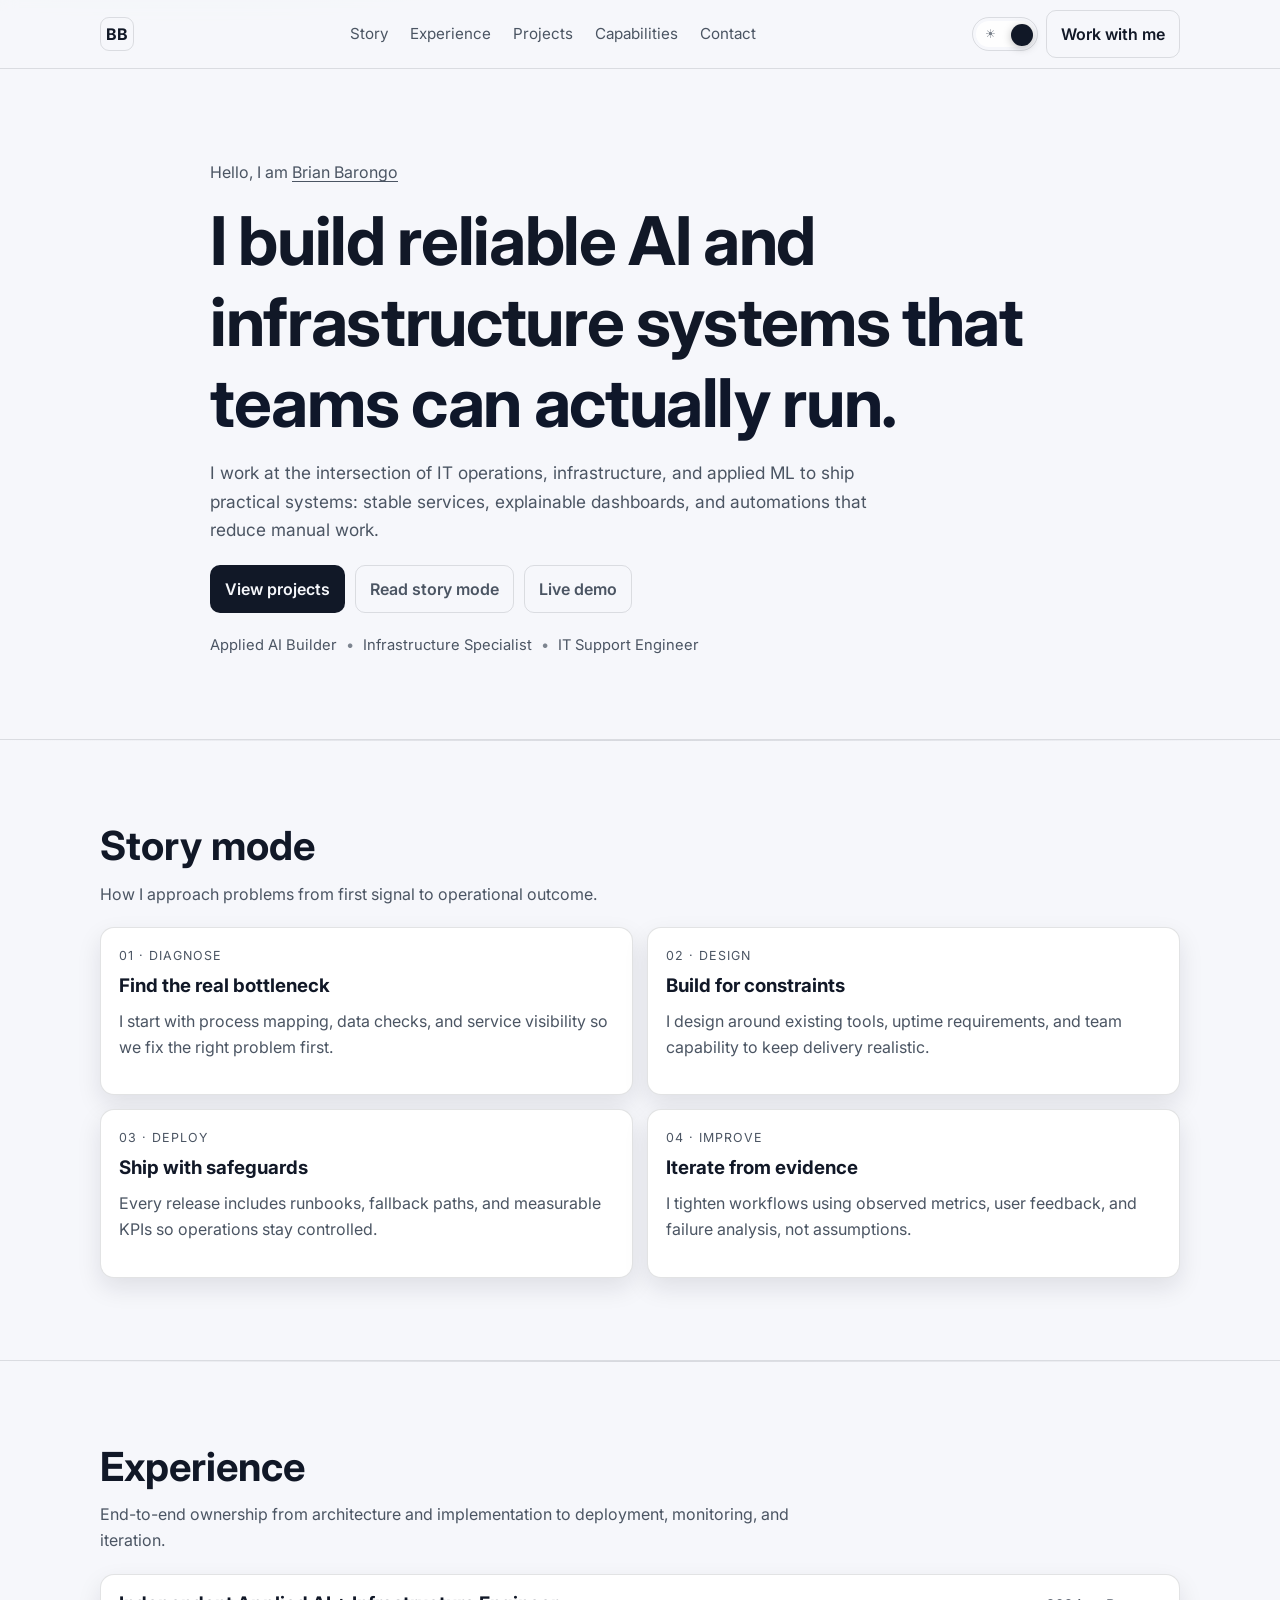
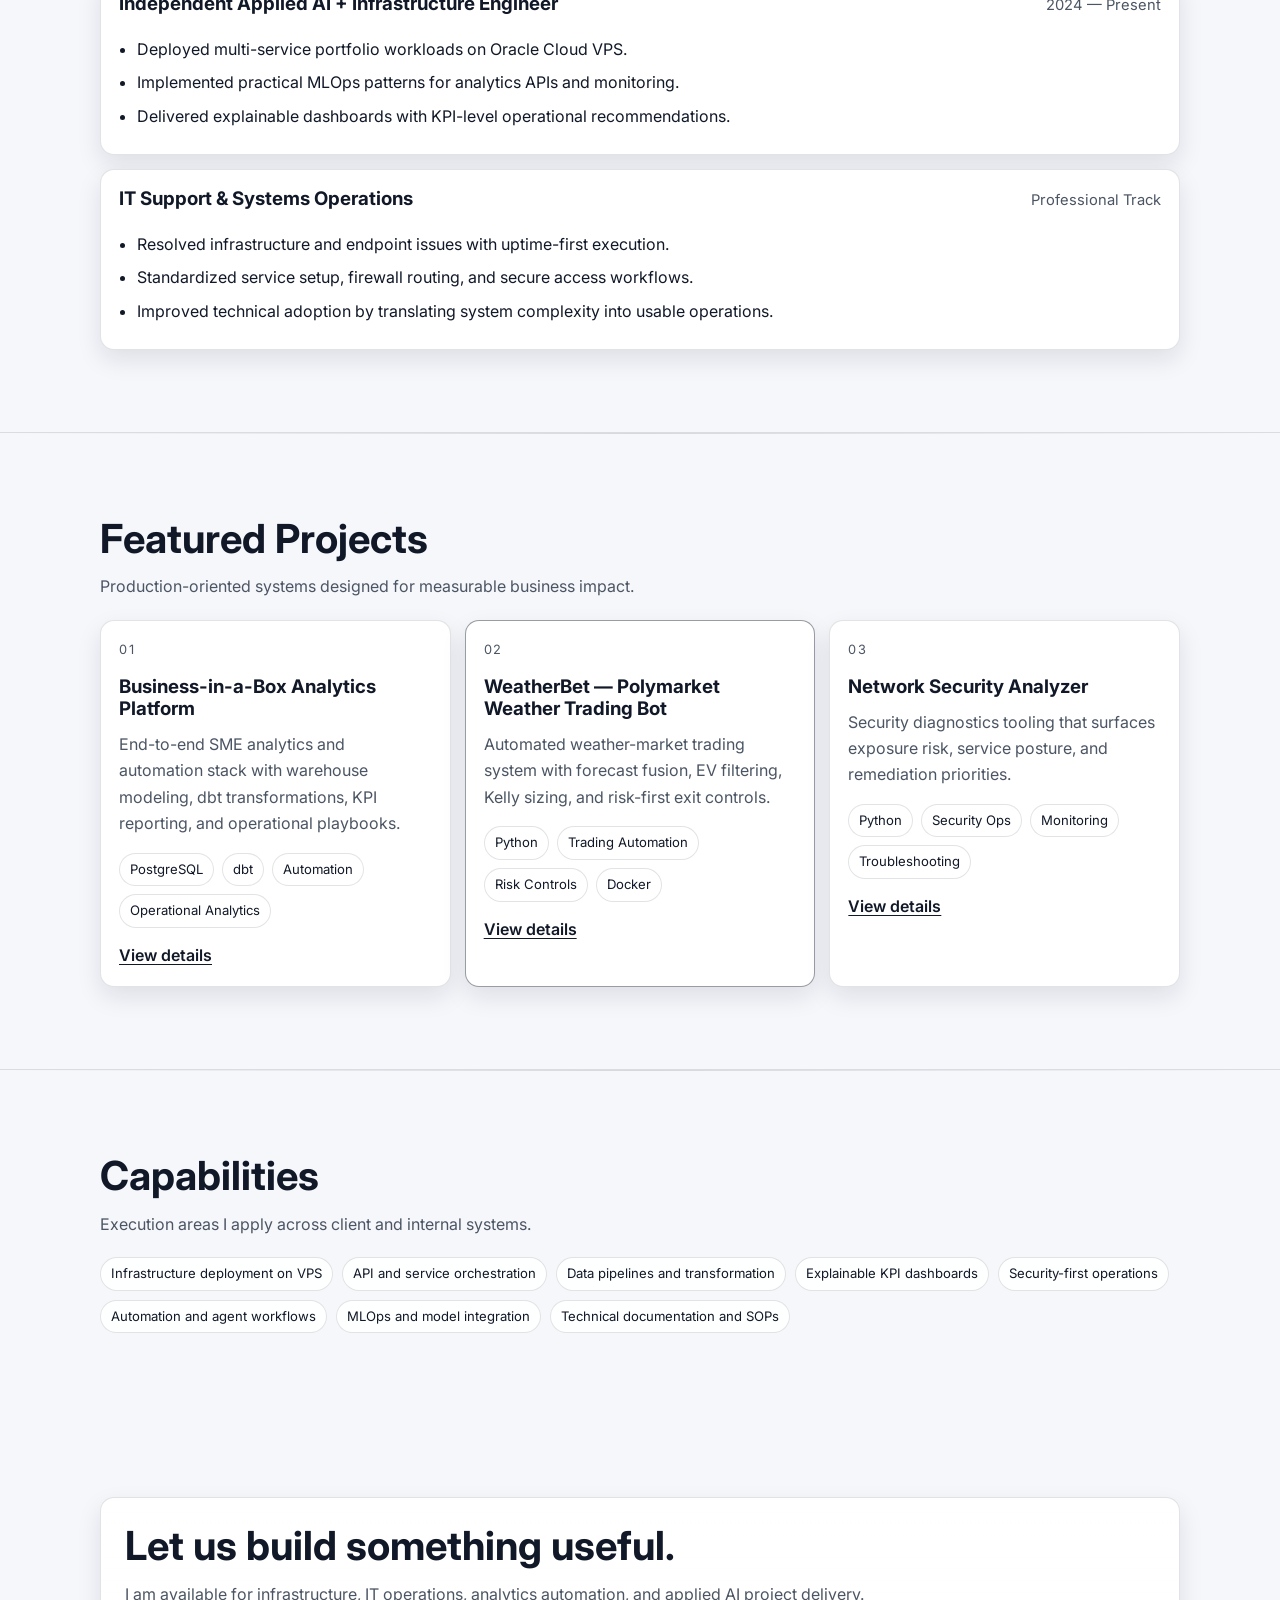
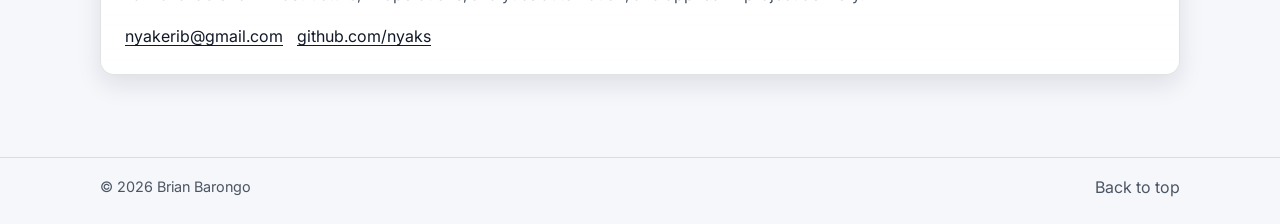
<file: index.html>
<!doctype html>
<html lang="en" data-theme="dark">
  <head>
    <meta charset="UTF-8" />
    <meta name="viewport" content="width=device-width, initial-scale=1.0" />
    <title>Brian Barongo | Applied AI + Infrastructure Portfolio</title>
    <meta name="description" content="Portfolio of Brian Barongo — IT Support Engineer, Infrastructure Specialist, and Data/ML Developer building practical AI and automation systems." />
    <meta property="og:title" content="Brian Barongo Portfolio" />
    <meta property="og:description" content="Applied AI + infrastructure projects built for real operations." />
    <meta property="og:type" content="website" />
    <meta name="theme-color" content="#090b10" />
    <link rel="preconnect" href="https://fonts.googleapis.com" />
    <link rel="preconnect" href="https://fonts.gstatic.com" crossorigin />
    <link href="https://fonts.googleapis.com/css2?family=Inter:wght@400;500;600;700;800&display=swap" rel="stylesheet" />
    <link rel="stylesheet" href="./assets/styles.css" />
  </head>
  <body>
    <a class="skip-link" href="#main-content">Skip to content</a>

    <header class="topbar">
      <div class="container nav-row reveal">
        <a class="brand" href="#main-content">BB</a>
        <nav class="nav" aria-label="Primary">
          <a href="#story">Story</a>
          <a href="#experience">Experience</a>
          <a href="#projects">Projects</a>
          <a href="#capabilities">Capabilities</a>
          <a href="#contact">Contact</a>
        </nav>
        <div class="actions-right">
          <button id="theme-toggle" class="theme-switch" type="button" role="switch" aria-checked="false" aria-label="Toggle color theme">
            <span class="theme-switch-track" aria-hidden="true">
              <span class="theme-icon sun" aria-hidden="true">☀</span>
              <span class="theme-icon moon" aria-hidden="true">☾</span>
              <span class="theme-switch-thumb" aria-hidden="true"></span>
            </span>
          </button>
          <a class="btn btn-outline" href="mailto:nyakerib@gmail.com">Work with me</a>
        </div>
      </div>
    </header>

    <main id="main-content">
      <section class="hero section">
        <div class="container hero-wrap reveal">
          <p class="intro">Hello, I am <a href="#contact">Brian Barongo</a></p>
          <h1>
            I build reliable AI and infrastructure systems
            <span>that teams can actually run.</span>
          </h1>
          <p class="lead">
            I work at the intersection of IT operations, infrastructure, and applied ML to ship practical systems:
            stable services, explainable dashboards, and automations that reduce manual work.
          </p>
          <div class="hero-actions">
            <a class="btn btn-solid" href="#projects">View projects</a>
            <a class="btn btn-text" href="#story">Read story mode</a>
            <a class="btn btn-text" href="http://129.146.1.171:8052/demo">Live demo</a>
          </div>
          <div class="meta-line">
            <span>Applied AI Builder</span>
            <span class="dot">•</span>
            <span>Infrastructure Specialist</span>
            <span class="dot">•</span>
            <span>IT Support Engineer</span>
          </div>
        </div>
      </section>

      <section id="story" class="section section-line">
        <div class="container">
          <h2 class="reveal">Story mode</h2>
          <p class="section-copy reveal">How I approach problems from first signal to operational outcome.</p>

          <div class="story-grid">
            <article class="story-card reveal">
              <p class="story-step">01 · Diagnose</p>
              <h3>Find the real bottleneck</h3>
              <p>I start with process mapping, data checks, and service visibility so we fix the right problem first.</p>
            </article>
            <article class="story-card reveal">
              <p class="story-step">02 · Design</p>
              <h3>Build for constraints</h3>
              <p>I design around existing tools, uptime requirements, and team capability to keep delivery realistic.</p>
            </article>
            <article class="story-card reveal">
              <p class="story-step">03 · Deploy</p>
              <h3>Ship with safeguards</h3>
              <p>Every release includes runbooks, fallback paths, and measurable KPIs so operations stay controlled.</p>
            </article>
            <article class="story-card reveal">
              <p class="story-step">04 · Improve</p>
              <h3>Iterate from evidence</h3>
              <p>I tighten workflows using observed metrics, user feedback, and failure analysis, not assumptions.</p>
            </article>
          </div>
        </div>
      </section>

      <section id="experience" class="section section-line">
        <div class="container">
          <h2 class="reveal">Experience</h2>
          <p class="section-copy reveal">
            End-to-end ownership from architecture and implementation to deployment, monitoring, and iteration.
          </p>

          <div class="timeline">
            <article class="timeline-item reveal">
              <div class="timeline-head">
                <h3>Independent Applied AI + Infrastructure Engineer</h3>
                <p>2024 — Present</p>
              </div>
              <ul>
                <li>Deployed multi-service portfolio workloads on Oracle Cloud VPS.</li>
                <li>Implemented practical MLOps patterns for analytics APIs and monitoring.</li>
                <li>Delivered explainable dashboards with KPI-level operational recommendations.</li>
              </ul>
            </article>

            <article class="timeline-item reveal">
              <div class="timeline-head">
                <h3>IT Support & Systems Operations</h3>
                <p>Professional Track</p>
              </div>
              <ul>
                <li>Resolved infrastructure and endpoint issues with uptime-first execution.</li>
                <li>Standardized service setup, firewall routing, and secure access workflows.</li>
                <li>Improved technical adoption by translating system complexity into usable operations.</li>
              </ul>
            </article>
          </div>
        </div>
      </section>

      <section id="projects" class="section section-line">
        <div class="container">
          <h2 class="reveal">Featured Projects</h2>
          <p class="section-copy reveal">Production-oriented systems designed for measurable business impact.</p>

          <div class="project-grid">
            <article class="project-card reveal">
              <p class="project-index">01</p>
              <h3>Business-in-a-Box Analytics Platform</h3>
              <p>
                End-to-end SME analytics and automation stack with warehouse modeling, dbt transformations,
                KPI reporting, and operational playbooks.
              </p>
              <div class="tags">
                <span>PostgreSQL</span><span>dbt</span><span>Automation</span><span>Operational Analytics</span>
              </div>
              <a class="project-link" href="/projects/business-in-a-box.html">View details</a>
            </article>

            <article class="project-card highlighted reveal">
              <p class="project-index">02</p>
              <h3>WeatherBet — Polymarket Weather Trading Bot</h3>
              <p>
                Automated weather-market trading system with forecast fusion, EV filtering,
                Kelly sizing, and risk-first exit controls.
              </p>
              <div class="tags">
                <span>Python</span><span>Trading Automation</span><span>Risk Controls</span><span>Docker</span>
              </div>
              <a class="project-link" href="/projects/weatherbot.html">View details</a>
            </article>

            <article class="project-card reveal">
              <p class="project-index">03</p>
              <h3>Network Security Analyzer</h3>
              <p>
                Security diagnostics tooling that surfaces exposure risk, service posture,
                and remediation priorities.
              </p>
              <div class="tags">
                <span>Python</span><span>Security Ops</span><span>Monitoring</span><span>Troubleshooting</span>
              </div>
              <a class="project-link" href="/projects/network-security-analyzer.html">View details</a>
            </article>
          </div>
        </div>
      </section>

      <section id="capabilities" class="section section-line">
        <div class="container">
          <h2 class="reveal">Capabilities</h2>
          <p class="section-copy reveal">Execution areas I apply across client and internal systems.</p>
          <div class="chip-grid reveal">
            <span>Infrastructure deployment on VPS</span>
            <span>API and service orchestration</span>
            <span>Data pipelines and transformation</span>
            <span>Explainable KPI dashboards</span>
            <span>Security-first operations</span>
            <span>Automation and agent workflows</span>
            <span>MLOps and model integration</span>
            <span>Technical documentation and SOPs</span>
          </div>
        </div>
      </section>

      <section id="contact" class="section">
        <div class="container contact-box reveal">
          <h2>Let us build something useful.</h2>
          <p>
            I am available for infrastructure, IT operations, analytics automation, and applied AI project delivery.
          </p>
          <div class="contact-links">
            <a href="mailto:nyakerib@gmail.com">nyakerib@gmail.com</a>
            <a href="https://github.com/nyaks" target="_blank" rel="noreferrer">github.com/nyaks</a>
          </div>
        </div>
      </section>
    </main>

    <footer class="footer">
      <div class="container footer-row">
        <p>© <span id="year"></span> Brian Barongo</p>
        <a href="#main-content">Back to top</a>
      </div>
    </footer>

    <script src="./assets/script.js"></script>
  </body>
</html>
</file>
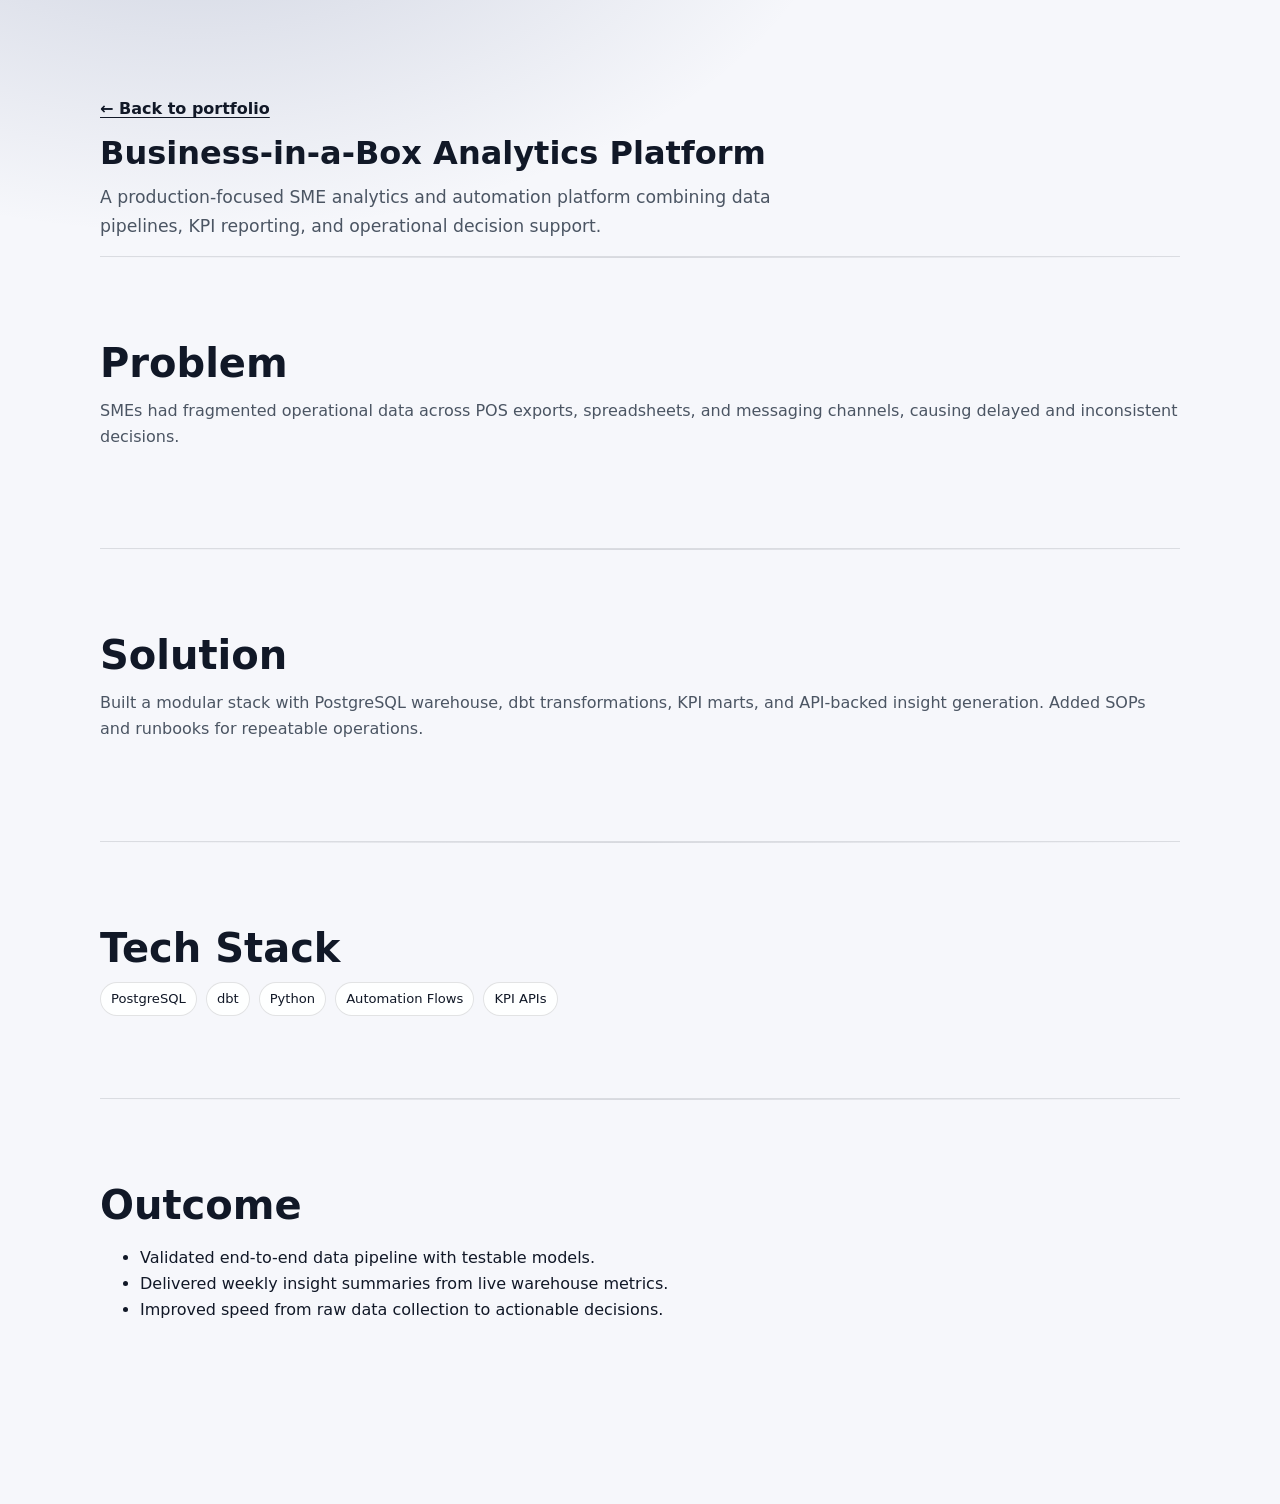
<file: projects/business-in-a-box.html>
<!doctype html>
<html lang="en" data-theme="dark">
  <head>
    <meta charset="UTF-8" />
    <meta name="viewport" content="width=device-width, initial-scale=1.0" />
    <title>Project Detail | Business-in-a-Box Analytics Platform</title>
    <link rel="stylesheet" href="/assets/styles.css" />
  </head>
  <body>
    <main class="section">
      <div class="container">
        <a class="project-link" href="/">← Back to portfolio</a>
        <h1 style="margin-top:12px;">Business-in-a-Box Analytics Platform</h1>
        <p class="lead">A production-focused SME analytics and automation platform combining data pipelines, KPI reporting, and operational decision support.</p>

        <section class="section section-line">
          <h2>Problem</h2>
          <p>SMEs had fragmented operational data across POS exports, spreadsheets, and messaging channels, causing delayed and inconsistent decisions.</p>
        </section>

        <section class="section section-line">
          <h2>Solution</h2>
          <p>Built a modular stack with PostgreSQL warehouse, dbt transformations, KPI marts, and API-backed insight generation. Added SOPs and runbooks for repeatable operations.</p>
        </section>

        <section class="section section-line">
          <h2>Tech Stack</h2>
          <div class="chip-grid"><span>PostgreSQL</span><span>dbt</span><span>Python</span><span>Automation Flows</span><span>KPI APIs</span></div>
        </section>

        <section class="section section-line">
          <h2>Outcome</h2>
          <ul>
            <li>Validated end-to-end data pipeline with testable models.</li>
            <li>Delivered weekly insight summaries from live warehouse metrics.</li>
            <li>Improved speed from raw data collection to actionable decisions.</li>
          </ul>
        </section>
      </div>
    </main>
    <script src="/assets/script.js"></script>
  </body>
</html>
</file>
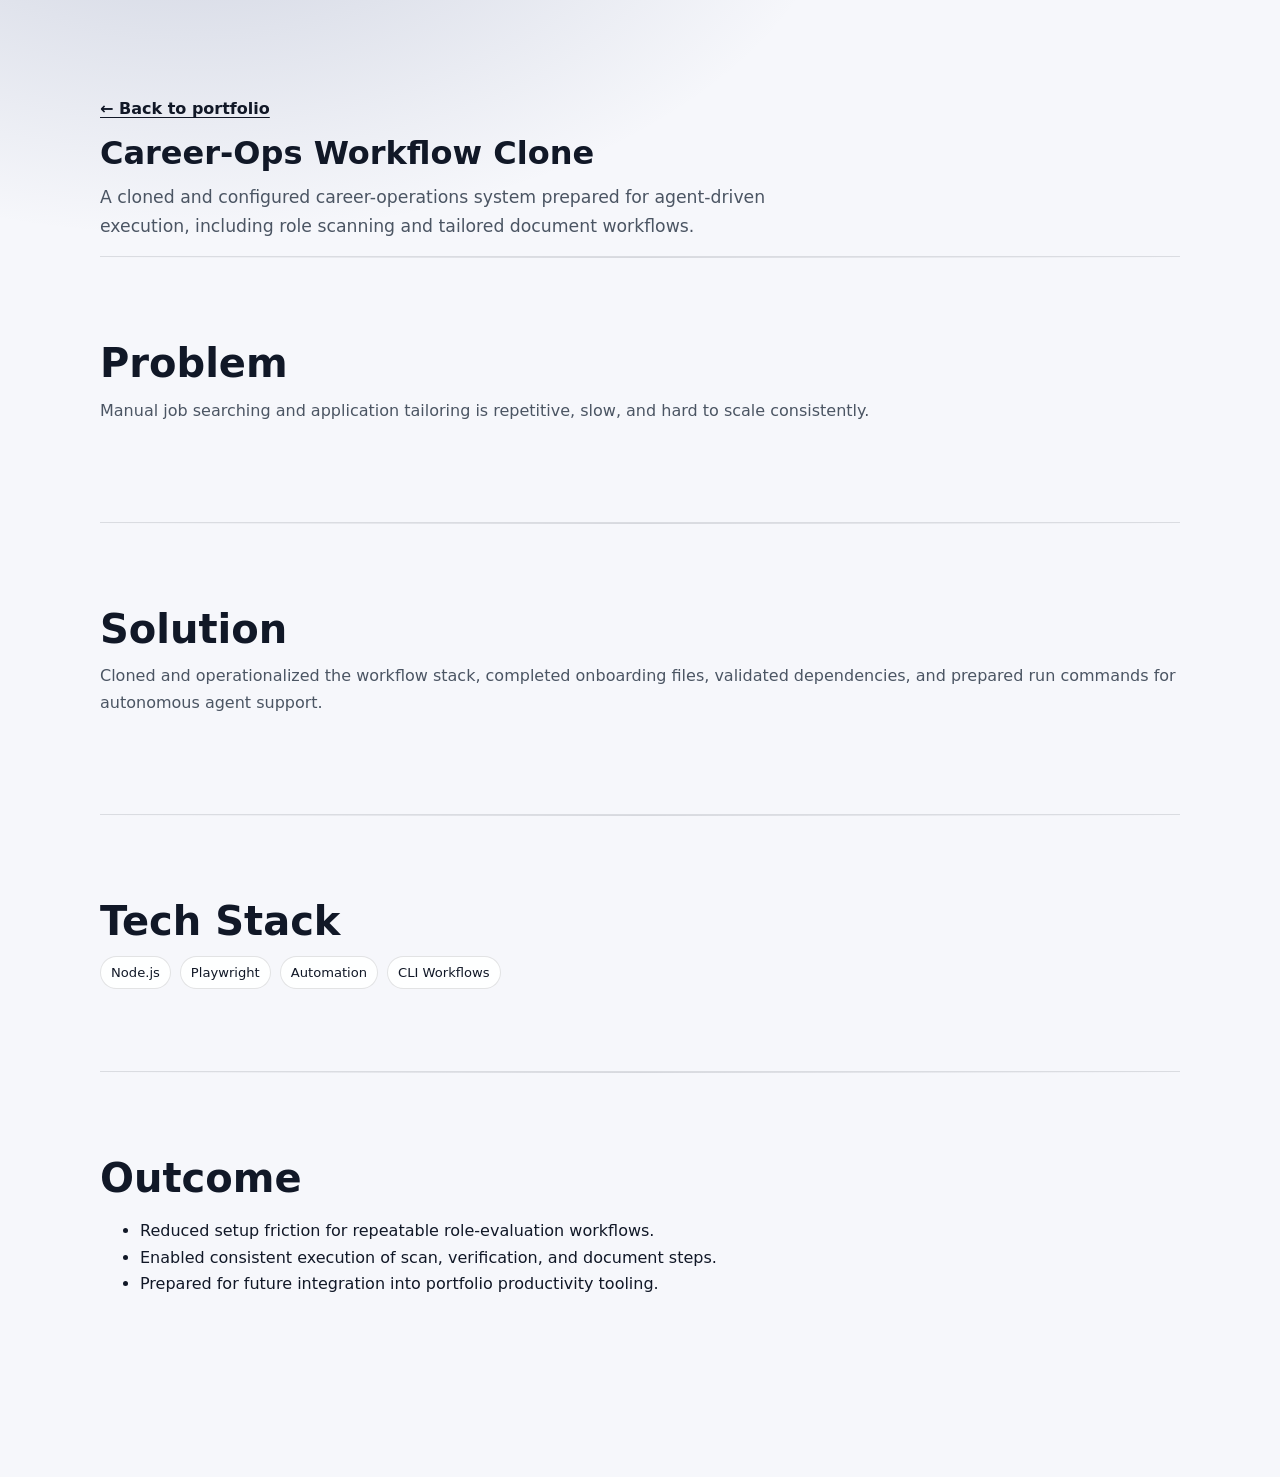
<file: projects/career-ops-clone.html>
<!doctype html>
<html lang="en" data-theme="dark">
  <head>
    <meta charset="UTF-8" />
    <meta name="viewport" content="width=device-width, initial-scale=1.0" />
    <title>Project Detail | Career-Ops Workflow Clone</title>
    <link rel="stylesheet" href="/assets/styles.css" />
  </head>
  <body>
    <main class="section">
      <div class="container">
        <a class="project-link" href="/">← Back to portfolio</a>
        <h1 style="margin-top:12px;">Career-Ops Workflow Clone</h1>
        <p class="lead">A cloned and configured career-operations system prepared for agent-driven execution, including role scanning and tailored document workflows.</p>

        <section class="section section-line">
          <h2>Problem</h2>
          <p>Manual job searching and application tailoring is repetitive, slow, and hard to scale consistently.</p>
        </section>

        <section class="section section-line">
          <h2>Solution</h2>
          <p>Cloned and operationalized the workflow stack, completed onboarding files, validated dependencies, and prepared run commands for autonomous agent support.</p>
        </section>

        <section class="section section-line">
          <h2>Tech Stack</h2>
          <div class="chip-grid"><span>Node.js</span><span>Playwright</span><span>Automation</span><span>CLI Workflows</span></div>
        </section>

        <section class="section section-line">
          <h2>Outcome</h2>
          <ul>
            <li>Reduced setup friction for repeatable role-evaluation workflows.</li>
            <li>Enabled consistent execution of scan, verification, and document steps.</li>
            <li>Prepared for future integration into portfolio productivity tooling.</li>
          </ul>
        </section>
      </div>
    </main>
    <script src="/assets/script.js"></script>
  </body>
</html>
</file>
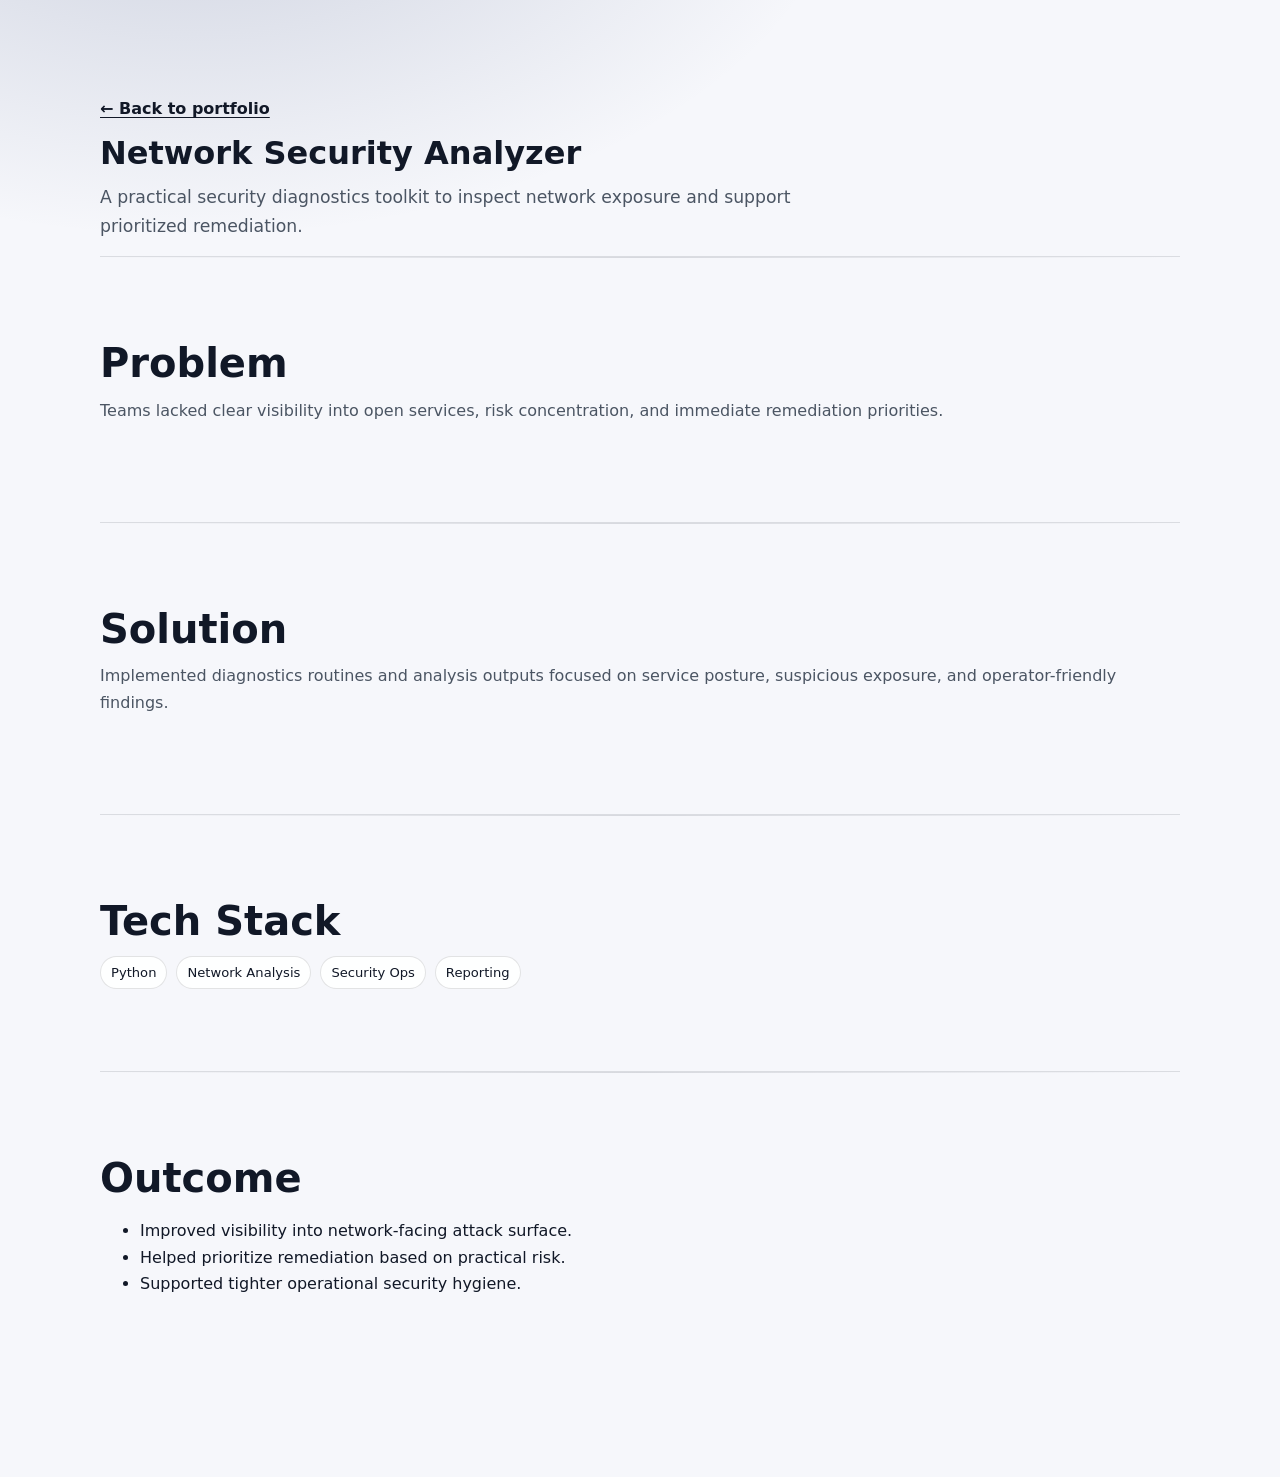
<file: projects/network-security-analyzer.html>
<!doctype html>
<html lang="en" data-theme="dark">
  <head>
    <meta charset="UTF-8" />
    <meta name="viewport" content="width=device-width, initial-scale=1.0" />
    <title>Project Detail | Network Security Analyzer</title>
    <link rel="stylesheet" href="/assets/styles.css" />
  </head>
  <body>
    <main class="section">
      <div class="container">
        <a class="project-link" href="/">← Back to portfolio</a>
        <h1 style="margin-top:12px;">Network Security Analyzer</h1>
        <p class="lead">A practical security diagnostics toolkit to inspect network exposure and support prioritized remediation.</p>

        <section class="section section-line">
          <h2>Problem</h2>
          <p>Teams lacked clear visibility into open services, risk concentration, and immediate remediation priorities.</p>
        </section>

        <section class="section section-line">
          <h2>Solution</h2>
          <p>Implemented diagnostics routines and analysis outputs focused on service posture, suspicious exposure, and operator-friendly findings.</p>
        </section>

        <section class="section section-line">
          <h2>Tech Stack</h2>
          <div class="chip-grid"><span>Python</span><span>Network Analysis</span><span>Security Ops</span><span>Reporting</span></div>
        </section>

        <section class="section section-line">
          <h2>Outcome</h2>
          <ul>
            <li>Improved visibility into network-facing attack surface.</li>
            <li>Helped prioritize remediation based on practical risk.</li>
            <li>Supported tighter operational security hygiene.</li>
          </ul>
        </section>
      </div>
    </main>
    <script src="/assets/script.js"></script>
  </body>
</html>
</file>
<file: assets/styles.css>
:root {
  --bg: #090b10;
  --panel: #0f131a;
  --line: rgba(255, 255, 255, 0.12);
  --text: #f4f7fb;
  --muted: #a6b0c0;
  --accent: #dce6ff;
  --shadow: 0 14px 40px rgba(0, 0, 0, 0.28);
  --radius: 14px;
}

html[data-theme="light"] {
  --bg: #f6f7fb;
  --panel: #ffffff;
  --line: rgba(17, 24, 39, 0.12);
  --text: #111827;
  --muted: #4b5563;
  --accent: #0f172a;
  --shadow: 0 10px 24px rgba(15, 23, 42, 0.1);
}

* { box-sizing: border-box; }
html, body { margin: 0; padding: 0; }
body {
  font-family: Inter, system-ui, -apple-system, Segoe UI, Roboto, sans-serif;
  background: radial-gradient(1200px 700px at 15% -10%, rgba(72, 89, 133, 0.24) 0%, transparent 55%), var(--bg);
  color: var(--text);
  line-height: 1.65;
  transition: background 0.25s ease, color 0.25s ease;
}

h1, h2, h3 { line-height: 1.2; margin: 0 0 0.65rem; }
p { margin: 0 0 1rem; color: var(--muted); }
a { color: inherit; text-decoration: none; }

.container { width: min(1080px, 92vw); margin: 0 auto; }
.section {
  padding: 82px 0;
  position: relative;
}
.section-line {
  border-top: 1px solid var(--line);
}
.section-line::before {
  content: "";
  position: absolute;
  left: 0;
  right: 0;
  top: 0;
  height: 1px;
  background: linear-gradient(90deg, transparent 0%, color-mix(in oklab, var(--text) 14%, transparent) 50%, transparent 100%);
  pointer-events: none;
}

.skip-link {
  position: absolute;
  left: -999px;
  top: 0;
  background: #fff;
  color: #000;
  padding: 10px;
}
.skip-link:focus { left: 10px; z-index: 1000; }

.topbar {
  position: sticky;
  top: 0;
  z-index: 30;
  background: color-mix(in oklab, var(--bg) 84%, transparent);
  backdrop-filter: blur(8px);
  border-bottom: 1px solid var(--line);
}
.nav-row {
  min-height: 68px;
  display: flex;
  align-items: center;
  justify-content: space-between;
  gap: 16px;
}
.brand {
  width: 34px;
  height: 34px;
  border: 1px solid var(--line);
  border-radius: 9px;
  display: grid;
  place-items: center;
  font-weight: 700;
}
.nav { display: flex; gap: 22px; color: var(--muted); font-size: 0.95rem; }
.nav a:hover { color: var(--text); }
.actions-right { display: flex; gap: 8px; align-items: center; }

.theme-switch {
  border: 1px solid var(--line);
  background: transparent;
  border-radius: 999px;
  padding: 3px;
  width: 66px;
  height: 34px;
  cursor: pointer;
  position: relative;
  transition: border-color .2s ease, background .2s ease;
}
.theme-switch:hover {
  border-color: color-mix(in oklab, var(--text) 26%, var(--line));
}
.theme-switch-track {
  position: relative;
  width: 100%;
  height: 100%;
  display: block;
  border-radius: 999px;
  background: color-mix(in oklab, var(--panel) 88%, transparent);
}
.theme-icon {
  position: absolute;
  top: 50%;
  transform: translateY(-50%);
  font-size: 12px;
  opacity: .75;
  color: var(--muted);
  line-height: 1;
}
.theme-icon.sun { left: 9px; }
.theme-icon.moon { right: 9px; }
.theme-switch-thumb {
  position: absolute;
  top: 3px;
  left: 3px;
  width: 22px;
  height: 22px;
  border-radius: 50%;
  background: var(--text);
  box-shadow: 0 2px 8px rgba(0, 0, 0, 0.25);
  transition: transform .24s ease, background .24s ease;
}
html[data-theme="light"] .theme-switch-thumb {
  transform: translateX(32px);
}

.btn {
  border: 1px solid transparent;
  border-radius: 10px;
  padding: 10px 14px;
  font-weight: 600;
  transition: transform .2s ease, background .2s ease, color .2s ease, border-color .2s ease;
}
.btn-outline {
  border-color: var(--line);
  color: var(--text);
  background: transparent;
}
.btn-outline:hover { background: color-mix(in oklab, var(--panel) 80%, transparent); }
.btn-solid {
  background: var(--text);
  color: var(--bg);
}
.btn-solid:hover { transform: translateY(-1px); }
.btn-text {
  color: var(--muted);
  border-color: var(--line);
}
.btn-text:hover { background: color-mix(in oklab, var(--panel) 80%, transparent); color: var(--text); }

.hero { padding-top: 90px; }
.hero-wrap { max-width: 860px; }
.intro { color: var(--muted); font-size: 1rem; }
.intro a { text-decoration: underline; text-underline-offset: 3px; }
.hero h1 {
  font-size: clamp(2rem, 6vw, 4.2rem);
  letter-spacing: -0.02em;
  margin-bottom: 1rem;
}
.hero h1 span { color: var(--accent); }
.lead { font-size: 1.08rem; max-width: 65ch; }
.hero-actions {
  margin-top: 20px;
  display: flex;
  flex-wrap: wrap;
  gap: 10px;
}
.meta-line {
  margin-top: 20px;
  color: var(--muted);
  display: flex;
  flex-wrap: wrap;
  gap: 9px;
  font-size: 0.92rem;
}
.dot { opacity: 0.7; }

h2 { font-size: clamp(1.6rem, 3.3vw, 2.5rem); }
.section-copy { max-width: 72ch; margin-bottom: 20px; }

.story-grid,
.timeline,
.project-grid {
  display: grid;
  gap: 14px;
}
.story-grid { grid-template-columns: repeat(2, 1fr); }

.story-card,
.timeline-item,
.project-card,
.contact-box {
  background: var(--panel);
  border: 1px solid var(--line);
  border-radius: var(--radius);
  box-shadow: var(--shadow);
  transition: transform .22s ease, box-shadow .22s ease, border-color .22s ease, background .22s ease;
}

.story-card:hover,
.timeline-item:hover,
.project-card:hover {
  transform: translateY(-3px);
  box-shadow: 0 18px 40px rgba(0, 0, 0, 0.22);
  border-color: color-mix(in oklab, var(--text) 24%, var(--line));
}

.story-card,
.timeline-item,
.project-card { padding: 18px; }
.story-step {
  font-size: 0.78rem;
  letter-spacing: 0.08em;
  text-transform: uppercase;
  color: var(--muted);
  margin-bottom: 8px;
}

.timeline-head {
  display: flex;
  justify-content: space-between;
  gap: 10px;
  align-items: baseline;
}
.timeline-head p { margin: 0; font-size: 0.92rem; }
.timeline-item ul { margin: 10px 0 0; padding-left: 18px; color: var(--text); }
.timeline-item li { margin-bottom: 7px; }

.project-grid { grid-template-columns: repeat(3, 1fr); }
.project-card.highlighted {
  border-color: color-mix(in oklab, var(--text) 35%, var(--line));
}
.project-index {
  font-size: 0.8rem;
  color: var(--muted);
  letter-spacing: 0.12em;
  text-transform: uppercase;
}
.tags {
  margin-top: 12px;
  display: flex;
  flex-wrap: wrap;
  gap: 8px;
}
.tags span,
.chip-grid span {
  border: 1px solid var(--line);
  border-radius: 999px;
  padding: 5px 10px;
  font-size: 0.82rem;
  color: var(--text);
  background: color-mix(in oklab, var(--panel) 90%, transparent);
}
.project-link {
  display: inline-block;
  margin-top: 14px;
  text-decoration: underline;
  text-underline-offset: 3px;
  color: var(--text);
  font-weight: 600;
  transition: transform .2s ease, color .2s ease;
}
.project-link:hover {
  transform: translateX(2px);
  color: color-mix(in oklab, var(--text) 88%, var(--muted));
}

.chip-grid {
  display: flex;
  flex-wrap: wrap;
  gap: 9px;
}

.contact-box {
  padding: 24px;
  background: linear-gradient(180deg, color-mix(in oklab, var(--panel) 96%, transparent), color-mix(in oklab, var(--panel) 90%, transparent));
}
.contact-links {
  display: flex;
  flex-wrap: wrap;
  gap: 14px;
}
.contact-links a {
  text-decoration: underline;
  text-underline-offset: 3px;
}

.footer {
  border-top: 1px solid var(--line);
  padding: 16px 0 24px;
}
.footer-row {
  display: flex;
  justify-content: space-between;
  gap: 10px;
  align-items: center;
}
.footer p { margin: 0; font-size: 0.9rem; }
.footer a { color: var(--muted); }

.reveal {
  opacity: 0;
  transform: translateY(14px);
  transition: opacity .6s ease, transform .6s ease;
}
.reveal.in-view {
  opacity: 1;
  transform: translateY(0);
}

@media (max-width: 940px) {
  .project-grid,
  .story-grid { grid-template-columns: 1fr; }
}

@media (max-width: 760px) {
  .nav { display: none; }
  .section { padding: 68px 0; }
  .hero { padding-top: 72px; }
  .timeline-head { flex-direction: column; }
  .actions-right .btn-outline:last-child { display: none; }
}

@media (prefers-reduced-motion: reduce) {
  * { animation: none !important; transition: none !important; scroll-behavior: auto !important; }
  .reveal { opacity: 1; transform: none; }
}
</file>
